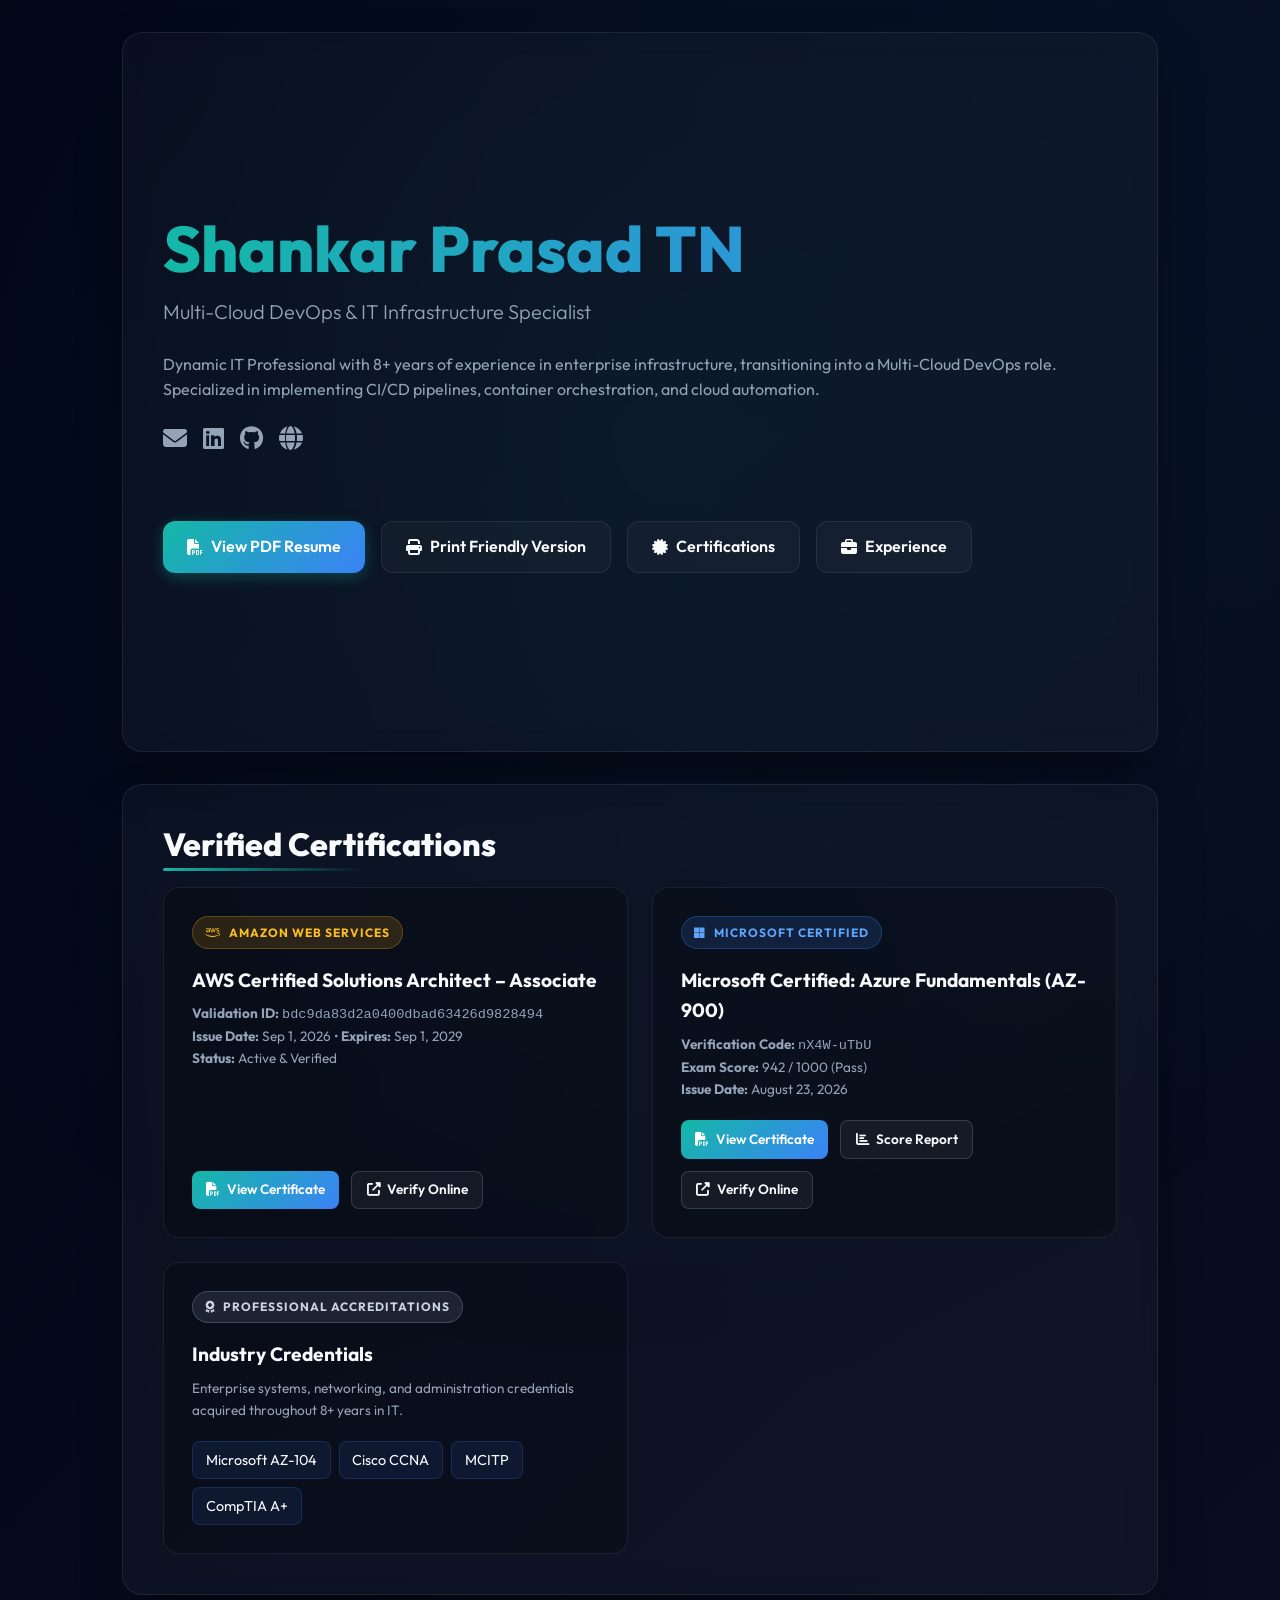
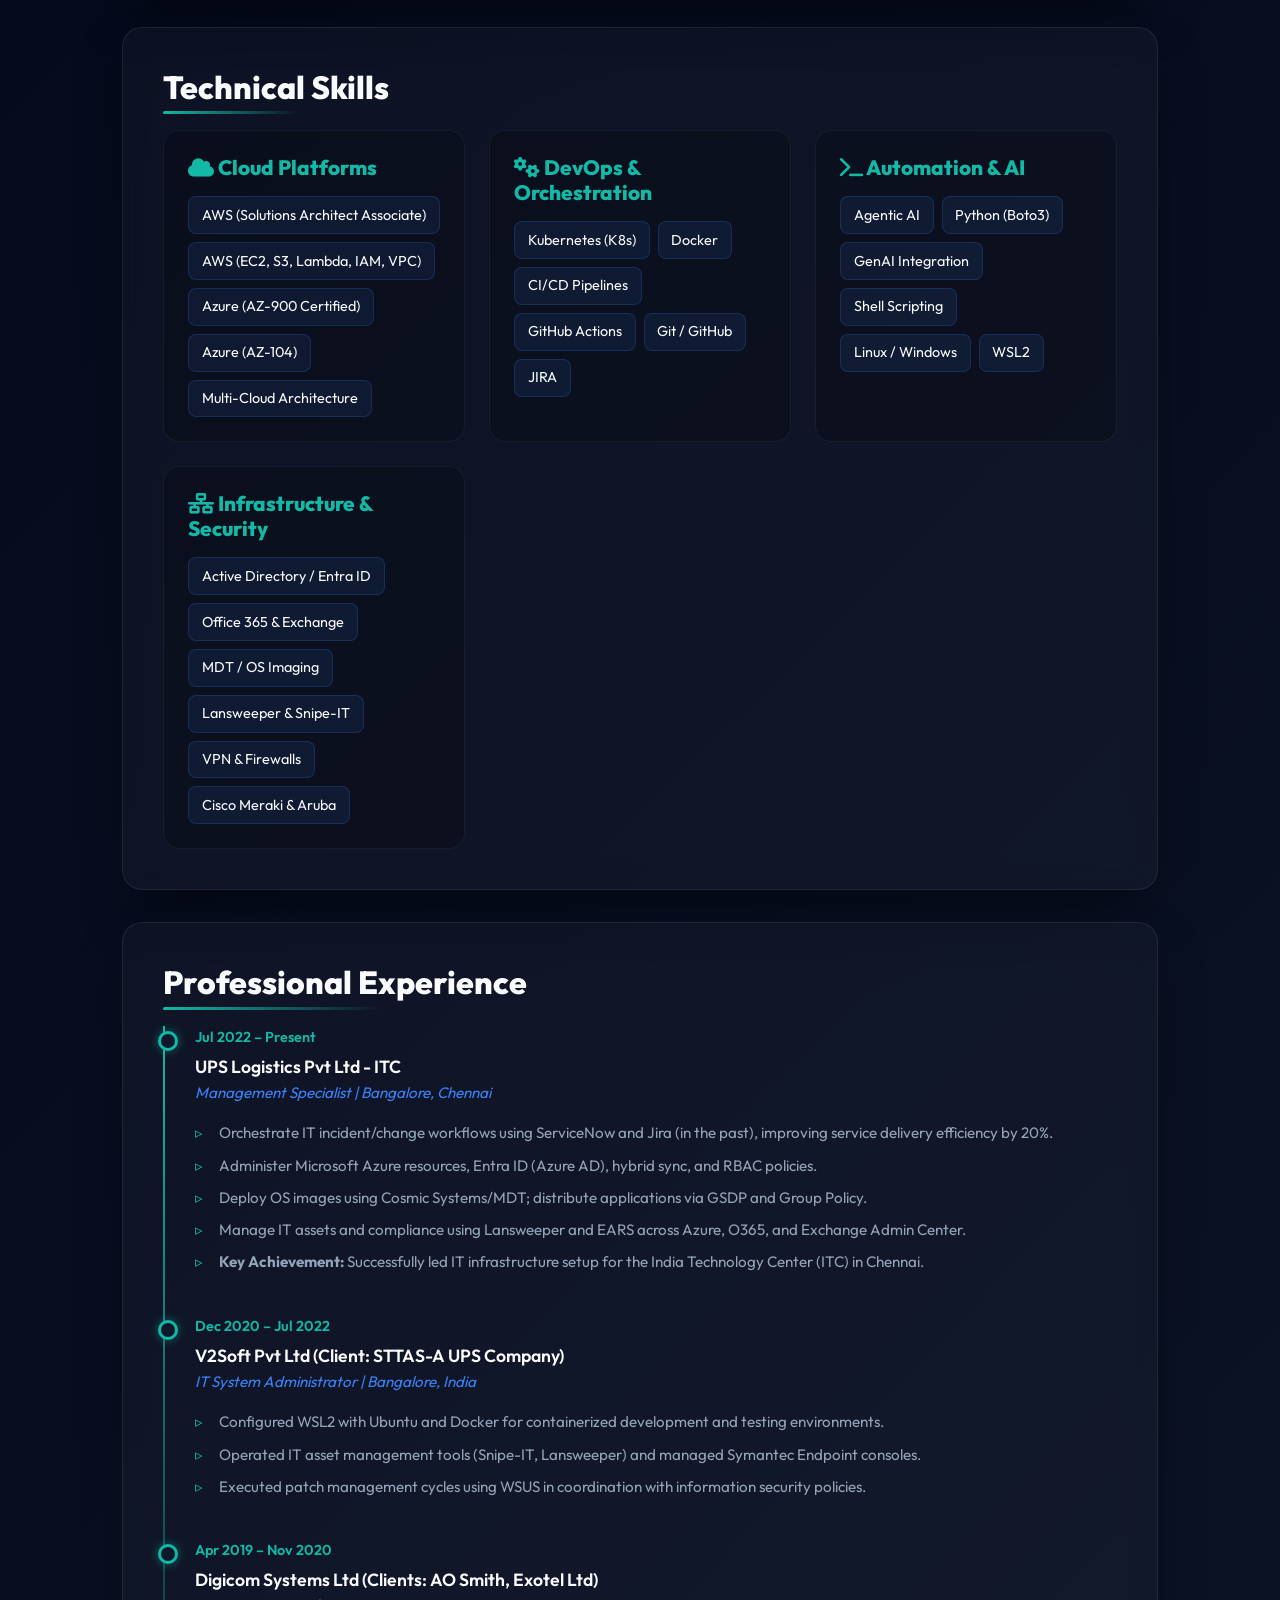
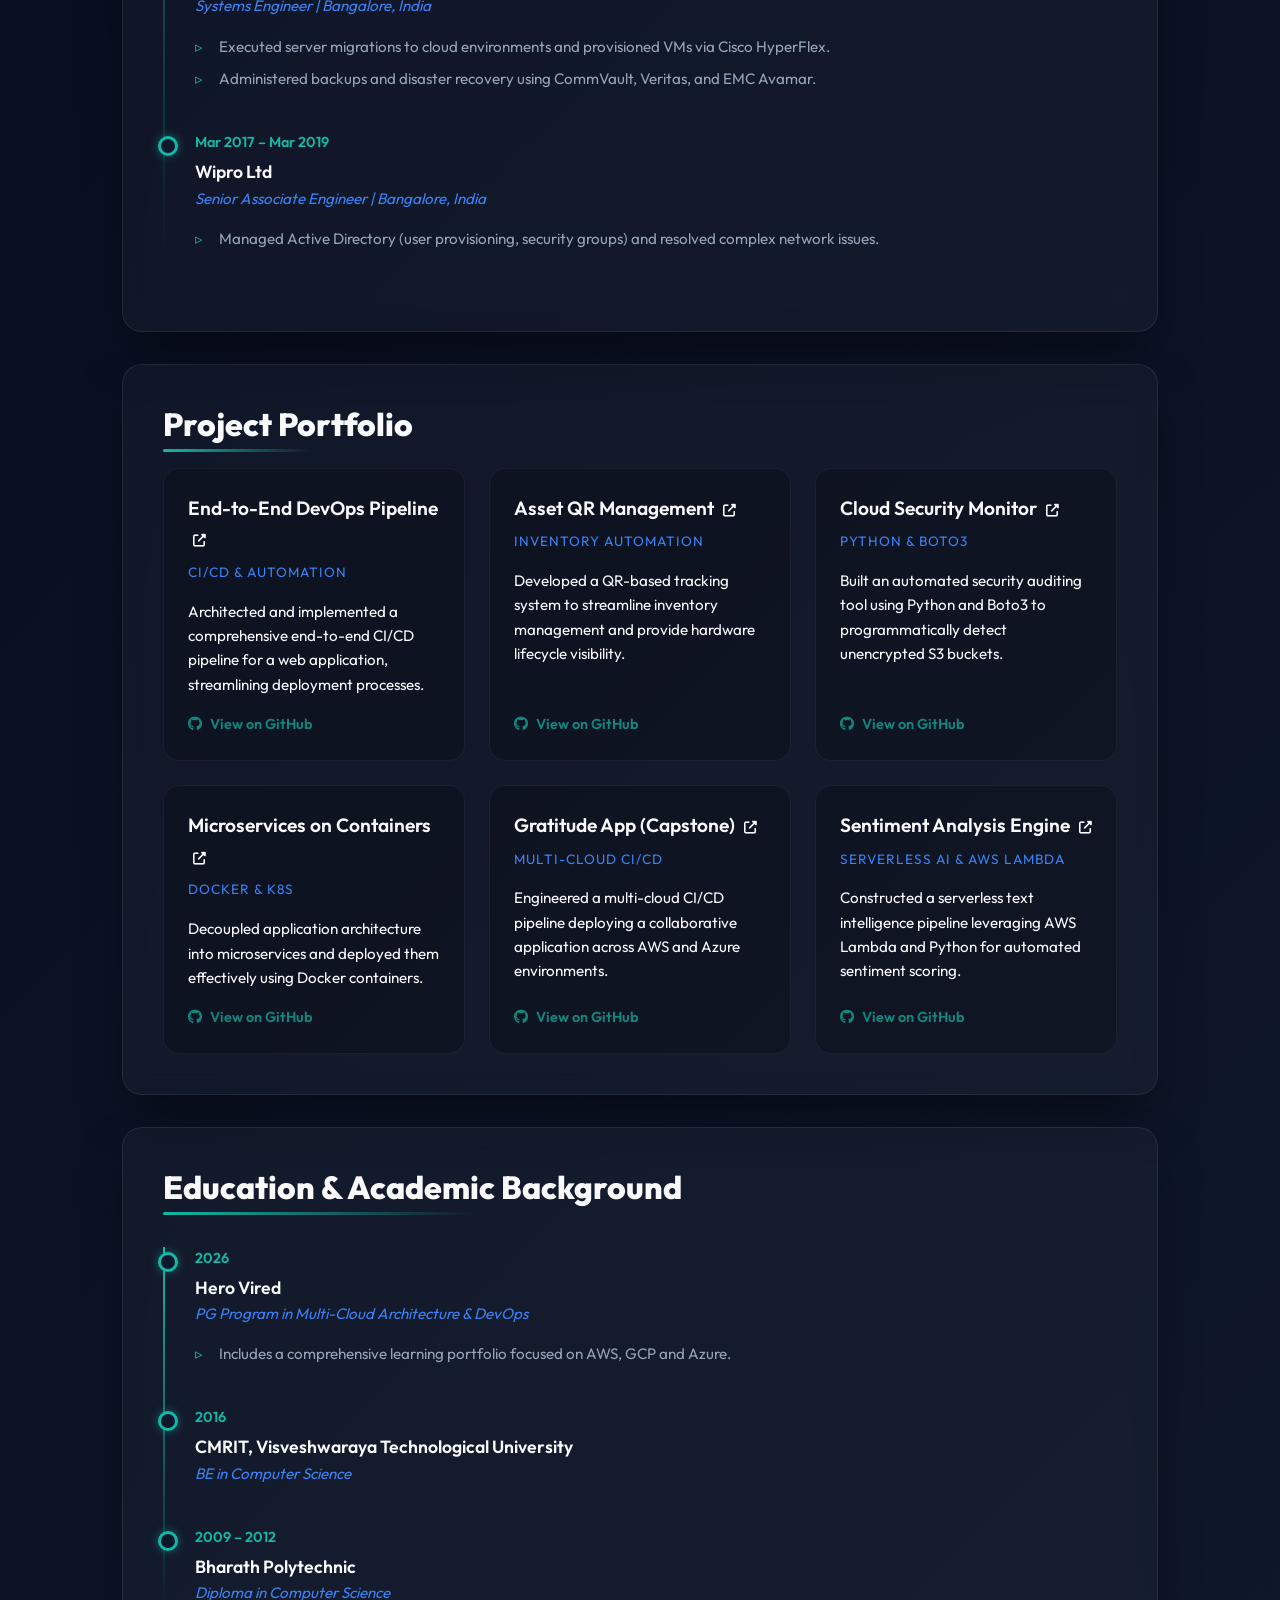
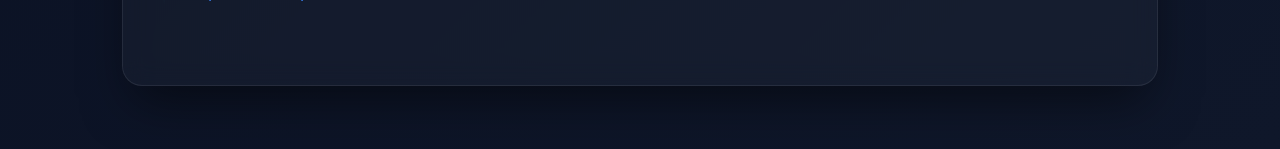
<file: index.html>
<!DOCTYPE html>
<html lang="en">
<head>
    <meta charset="UTF-8">
    <meta name="viewport" content="width=device-width, initial-scale=1.0">
    <title>Shankar Prasad TN - Multi-Cloud DevOps Professional</title>
    <meta name="description" content="Portfolio and Resume of Shankar Prasad TN, specialized in Multi-Cloud Architecture and DevOps.">
    <link rel="stylesheet" href="style.css">
    <link rel="stylesheet" href="https://cdnjs.cloudflare.com/ajax/libs/font-awesome/6.5.2/css/all.min.css">
</head>
<body>
    <div class="bg-glow"></div>

    <div class="container">
        <!-- Hero Section -->
        <header class="hero glass-card" id="home">
            <h1>Shankar Prasad TN</h1>
            <div class="subtitle">Multi-Cloud DevOps & IT Infrastructure Specialist</div>
            
            <p>Dynamic IT Professional with 8+ years of experience in enterprise infrastructure, transitioning into a Multi-Cloud DevOps role. Specialized in implementing CI/CD pipelines, container orchestration, and cloud automation.</p>
            
            <div class="social-links">
                <a href="mailto:shankarprasadtn@gmail.com" title="Email"><i class="fas fa-envelope"></i></a>
                <a href="https://linkedin.com/in/shankar-prasad-34853288" target="_blank" title="LinkedIn"><i class="fab fa-linkedin"></i></a>
                <a href="https://github.com/shankarprasadtn" target="_blank" title="GitHub"><i class="fab fa-github"></i></a>
                <a href="https://shankarprasadtn.xyz" target="_blank" title="Website"><i class="fas fa-globe"></i></a>
            </div>

            <div class="btn-group">
                <a href="shankar_prasad_resume.pdf" class="btn btn-primary" target="_blank"><i class="fas fa-file-pdf" style="margin-right: 8px;"></i> View PDF Resume</a>
                <a href="printable_resume.html" class="btn btn-secondary" target="_blank"><i class="fas fa-print" style="margin-right: 8px;"></i> Print Friendly Version</a>
                <a href="#certifications" class="btn btn-secondary"><i class="fas fa-certificate" style="margin-right: 8px;"></i> Certifications</a>
                <a href="#experience" class="btn btn-secondary"><i class="fas fa-briefcase" style="margin-right: 8px;"></i> Experience</a>
            </div>
        </header>

        <!-- Certifications Section -->
        <section id="certifications" class="glass-card">
            <h2>Verified Certifications</h2>
            <div class="cert-grid">
                
                <!-- AWS SAA -->
                <div class="cert-card">
                    <div>
                        <div class="cert-badge badge-aws">
                            <i class="fab fa-aws"></i> Amazon Web Services
                        </div>
                        <div class="cert-title">AWS Certified Solutions Architect – Associate</div>
                        <div class="cert-meta">
                            <div><strong>Validation ID:</strong> <code>bdc9da83d2a0400dbad63426d9828494</code></div>
                            <div><strong>Issue Date:</strong> Sep 1, 2026 &bull; <strong>Expires:</strong> Sep 1, 2029</div>
                            <div><strong>Status:</strong> Active &amp; Verified</div>
                        </div>
                    </div>
                    <div class="cert-actions">
                        <a href="AWS%20Certified%20Solutions%20Architect%20-%20Associate%20certificate.pdf" target="_blank" class="btn-sm btn-sm-primary">
                            <i class="fas fa-file-pdf"></i> View Certificate
                        </a>
                        <a href="https://aws.amazon.com/verification" target="_blank" class="btn-sm btn-sm-outline">
                            <i class="fas fa-external-link-alt"></i> Verify Online
                        </a>
                    </div>
                </div>

                <!-- Azure AZ-900 -->
                <div class="cert-card">
                    <div>
                        <div class="cert-badge badge-azure">
                            <i class="fab fa-microsoft"></i> Microsoft Certified
                        </div>
                        <div class="cert-title">Microsoft Certified: Azure Fundamentals (AZ-900)</div>
                        <div class="cert-meta">
                            <div><strong>Verification Code:</strong> <code>nX4W-uTbU</code></div>
                            <div><strong>Exam Score:</strong> 942 / 1000 (Pass)</div>
                            <div><strong>Issue Date:</strong> August 23, 2026</div>
                        </div>
                    </div>
                    <div class="cert-actions">
                        <a href="Azure%20Fundamentals.pdf" target="_blank" class="btn-sm btn-sm-primary">
                            <i class="fas fa-file-pdf"></i> View Certificate
                        </a>
                        <a href="AZ900%20Microsoft%20Azure%20Fundamentals.pdf" target="_blank" class="btn-sm btn-sm-outline">
                            <i class="fas fa-chart-bar"></i> Score Report
                        </a>
                        <a href="https://verify.certiport.com" target="_blank" class="btn-sm btn-sm-outline">
                            <i class="fas fa-external-link-alt"></i> Verify Online
                        </a>
                    </div>
                </div>

                <!-- Additional Credentials -->
                <div class="cert-card">
                    <div>
                        <div class="cert-badge" style="background: rgba(148, 163, 184, 0.15); color: #cbd5e1; border: 1px solid rgba(148, 163, 184, 0.3);">
                            <i class="fas fa-award"></i> Professional Accreditations
                        </div>
                        <div class="cert-title">Industry Credentials</div>
                        <div class="cert-meta">
                            Enterprise systems, networking, and administration credentials acquired throughout 8+ years in IT.
                        </div>
                        <div class="skill-list" style="margin-top: 0.5rem;">
                            <span class="skill-tag">Microsoft AZ-104</span>
                            <span class="skill-tag">Cisco CCNA</span>
                            <span class="skill-tag">MCITP</span>
                            <span class="skill-tag">CompTIA A+</span>
                        </div>
                    </div>
                </div>

            </div>
        </section>

        <!-- Skills Section -->
        <section id="skills" class="glass-card">
            <h2>Technical Skills</h2>
            <div class="skills-grid">
                
                <div class="skill-category">
                    <h3><i class="fas fa-cloud"></i> Cloud Platforms</h3>
                    <div class="skill-list">
                        <span class="skill-tag">AWS (Solutions Architect Associate)</span>
                        <span class="skill-tag">AWS (EC2, S3, Lambda, IAM, VPC)</span>
                        <span class="skill-tag">Azure (AZ-900 Certified)</span>
                        <span class="skill-tag">Azure (AZ-104)</span>
                        <span class="skill-tag">Multi-Cloud Architecture</span>
                    </div>
                </div>

                <div class="skill-category">
                    <h3><i class="fas fa-cogs"></i> DevOps & Orchestration</h3>
                    <div class="skill-list">
                        <span class="skill-tag">Kubernetes (K8s)</span>
                        <span class="skill-tag">Docker</span>
                        <span class="skill-tag">CI/CD Pipelines</span>
                        <span class="skill-tag">GitHub Actions</span>
                        <span class="skill-tag">Git / GitHub</span>
                        <span class="skill-tag">JIRA</span>
                    </div>
                </div>

                <div class="skill-category">
                    <h3><i class="fas fa-terminal"></i> Automation & AI</h3>
                    <div class="skill-list">
                        <span class="skill-tag">Agentic AI</span>
                        <span class="skill-tag">Python (Boto3)</span>
                        <span class="skill-tag">GenAI Integration</span>
                        <span class="skill-tag">Shell Scripting</span>
                        <span class="skill-tag">Linux / Windows</span>
                        <span class="skill-tag">WSL2</span>
                    </div>
                </div>

                <div class="skill-category">
                    <h3><i class="fas fa-network-wired"></i> Infrastructure & Security</h3>
                    <div class="skill-list">
                        <span class="skill-tag">Active Directory / Entra ID</span>
                        <span class="skill-tag">Office 365 & Exchange</span>
                        <span class="skill-tag">MDT / OS Imaging</span>
                        <span class="skill-tag">Lansweeper & Snipe-IT</span>
                        <span class="skill-tag">VPN & Firewalls</span>
                        <span class="skill-tag">Cisco Meraki & Aruba</span>
                    </div>
                </div>
            </div>
        </section>

        <!-- Experience Timeline -->
        <section id="experience" class="glass-card">
            <h2>Professional Experience</h2>
            <div class="timeline">
                
                <div class="timeline-item">
                    <div class="timeline-date">Jul 2022 – Present</div>
                    <div class="timeline-company">UPS Logistics Pvt Ltd - ITC</div>
                    <div class="timeline-role">Management Specialist | Bangalore, Chennai</div>
                    <ul>
                        <li>Orchestrate IT incident/change workflows using ServiceNow and Jira (in the past), improving service delivery efficiency by 20%.</li>
                        <li>Administer Microsoft Azure resources, Entra ID (Azure AD), hybrid sync, and RBAC policies.</li>
                        <li>Deploy OS images using Cosmic Systems/MDT; distribute applications via GSDP and Group Policy.</li>
                        <li>Manage IT assets and compliance using Lansweeper and EARS across Azure, O365, and Exchange Admin Center.</li>
                        <li><strong>Key Achievement:</strong> Successfully led IT infrastructure setup for the India Technology Center (ITC) in Chennai.</li>
                    </ul>
                </div>

                <div class="timeline-item">
                    <div class="timeline-date">Dec 2020 – Jul 2022</div>
                    <div class="timeline-company">V2Soft Pvt Ltd (Client: STTAS-A UPS Company)</div>
                    <div class="timeline-role">IT System Administrator | Bangalore, India</div>
                    <ul>
                        <li>Configured WSL2 with Ubuntu and Docker for containerized development and testing environments.</li>
                        <li>Operated IT asset management tools (Snipe-IT, Lansweeper) and managed Symantec Endpoint consoles.</li>
                        <li>Executed patch management cycles using WSUS in coordination with information security policies.</li>
                    </ul>
                </div>

                <div class="timeline-item">
                    <div class="timeline-date">Apr 2019 – Nov 2020</div>
                    <div class="timeline-company">Digicom Systems Ltd (Clients: AO Smith, Exotel Ltd)</div>
                    <div class="timeline-role">Systems Engineer | Bangalore, India</div>
                    <ul>
                        <li>Executed server migrations to cloud environments and provisioned VMs via Cisco HyperFlex.</li>
                        <li>Administered backups and disaster recovery using CommVault, Veritas, and EMC Avamar.</li>
                    </ul>
                </div>

                <div class="timeline-item">
                    <div class="timeline-date">Mar 2017 – Mar 2019</div>
                    <div class="timeline-company">Wipro Ltd</div>
                    <div class="timeline-role">Senior Associate Engineer | Bangalore, India</div>
                    <ul>
                        <li>Managed Active Directory (user provisioning, security groups) and resolved complex network issues.</li>
                    </ul>
                </div>

            </div>
        </section>

        <!-- Projects Section -->
        <section id="projects" class="glass-card">
            <h2>Project Portfolio</h2>
            <div class="projects-grid">
                
                <a href="https://github.com/shankarprasadtn/End-to-End-DevOps-Pipeline-for-a-Web-Application-with-CI-CD" target="_blank" class="project-link">
                    <div class="project-card">
                        <div class="project-title">End-to-End DevOps Pipeline <i class="fas fa-external-link-alt" style="font-size: 0.8rem; margin-left: 5px;"></i></div>
                        <div class="project-tech">CI/CD & Automation</div>
                        <div class="project-desc">Architected and implemented a comprehensive end-to-end CI/CD pipeline for a web application, streamlining deployment processes.</div>
                        <div class="project-footer"><i class="fab fa-github"></i> View on GitHub</div>
                    </div>
                </a>

                <a href="https://github.com/shankarprasadtn/asset_QR_V1.2.3_final" target="_blank" class="project-link">
                    <div class="project-card">
                        <div class="project-title">Asset QR Management <i class="fas fa-external-link-alt" style="font-size: 0.8rem; margin-left: 5px;"></i></div>
                        <div class="project-tech">Inventory Automation</div>
                        <div class="project-desc">Developed a QR-based tracking system to streamline inventory management and provide hardware lifecycle visibility.</div>
                        <div class="project-footer"><i class="fab fa-github"></i> View on GitHub</div>
                    </div>
                </a>

                <a href="https://github.com/shankarprasadtn/Monitor-Unencrypted-S3-Buckets-Using-AWS-Lambda-and-Boto3" target="_blank" class="project-link">
                    <div class="project-card">
                        <div class="project-title">Cloud Security Monitor <i class="fas fa-external-link-alt" style="font-size: 0.8rem; margin-left: 5px;"></i></div>
                        <div class="project-tech">Python & Boto3</div>
                        <div class="project-desc">Built an automated security auditing tool using Python and Boto3 to programmatically detect unencrypted S3 buckets.</div>
                        <div class="project-footer"><i class="fab fa-github"></i> View on GitHub</div>
                    </div>
                </a>

                <a href="https://github.com/shankarprasadtn/Microservices-on-Containerization" target="_blank" class="project-link">
                    <div class="project-card">
                        <div class="project-title">Microservices on Containers <i class="fas fa-external-link-alt" style="font-size: 0.8rem; margin-left: 5px;"></i></div>
                        <div class="project-tech">Docker & K8s</div>
                        <div class="project-desc">Decoupled application architecture into microservices and deployed them effectively using Docker containers.</div>
                        <div class="project-footer"><i class="fab fa-github"></i> View on GitHub</div>
                    </div>
                </a>

                <a href="https://github.com/shankarprasadtn/Capstone_GratitudeAPP" target="_blank" class="project-link">
                    <div class="project-card">
                        <div class="project-title">Gratitude App (Capstone) <i class="fas fa-external-link-alt" style="font-size: 0.8rem; margin-left: 5px;"></i></div>
                        <div class="project-tech">Multi-Cloud CI/CD</div>
                        <div class="project-desc">Engineered a multi-cloud CI/CD pipeline deploying a collaborative application across AWS and Azure environments.</div>
                        <div class="project-footer"><i class="fab fa-github"></i> View on GitHub</div>
                    </div>
                </a>

                <a href="https://github.com/shankarprasadtn/Sentiment-Analysis-Using-AWS-Lambda" target="_blank" class="project-link">
                    <div class="project-card">
                        <div class="project-title">Sentiment Analysis Engine <i class="fas fa-external-link-alt" style="font-size: 0.8rem; margin-left: 5px;"></i></div>
                        <div class="project-tech">Serverless AI & AWS Lambda</div>
                        <div class="project-desc">Constructed a serverless text intelligence pipeline leveraging AWS Lambda and Python for automated sentiment scoring.</div>
                        <div class="project-footer"><i class="fab fa-github"></i> View on GitHub</div>
                    </div>
                </a>

            </div>
        </section>

        <!-- Education & Academic Background -->
        <section id="education" class="glass-card">
            <h2>Education & Academic Background</h2>
            <div class="timeline" style="margin-top: 1rem;">
                <div class="timeline-item">
                    <div class="timeline-date">2026</div>
                    <div class="timeline-company">Hero Vired</div>
                    <div class="timeline-role">PG Program in Multi-Cloud Architecture & DevOps</div>
                    <ul>
                        <li>Includes a comprehensive learning portfolio focused on AWS, GCP and Azure.</li>
                    </ul>
                </div>
                <div class="timeline-item">
                    <div class="timeline-date">2016</div>
                    <div class="timeline-company">CMRIT, Visveshwaraya Technological University</div>
                    <div class="timeline-role">BE in Computer Science</div>
                </div>
                <div class="timeline-item">
                    <div class="timeline-date">2009 – 2012</div>
                    <div class="timeline-company">Bharath Polytechnic</div>
                    <div class="timeline-role">Diploma in Computer Science</div>
                </div>
            </div>
        </section>

    </div>
</body>
</html>
</file>
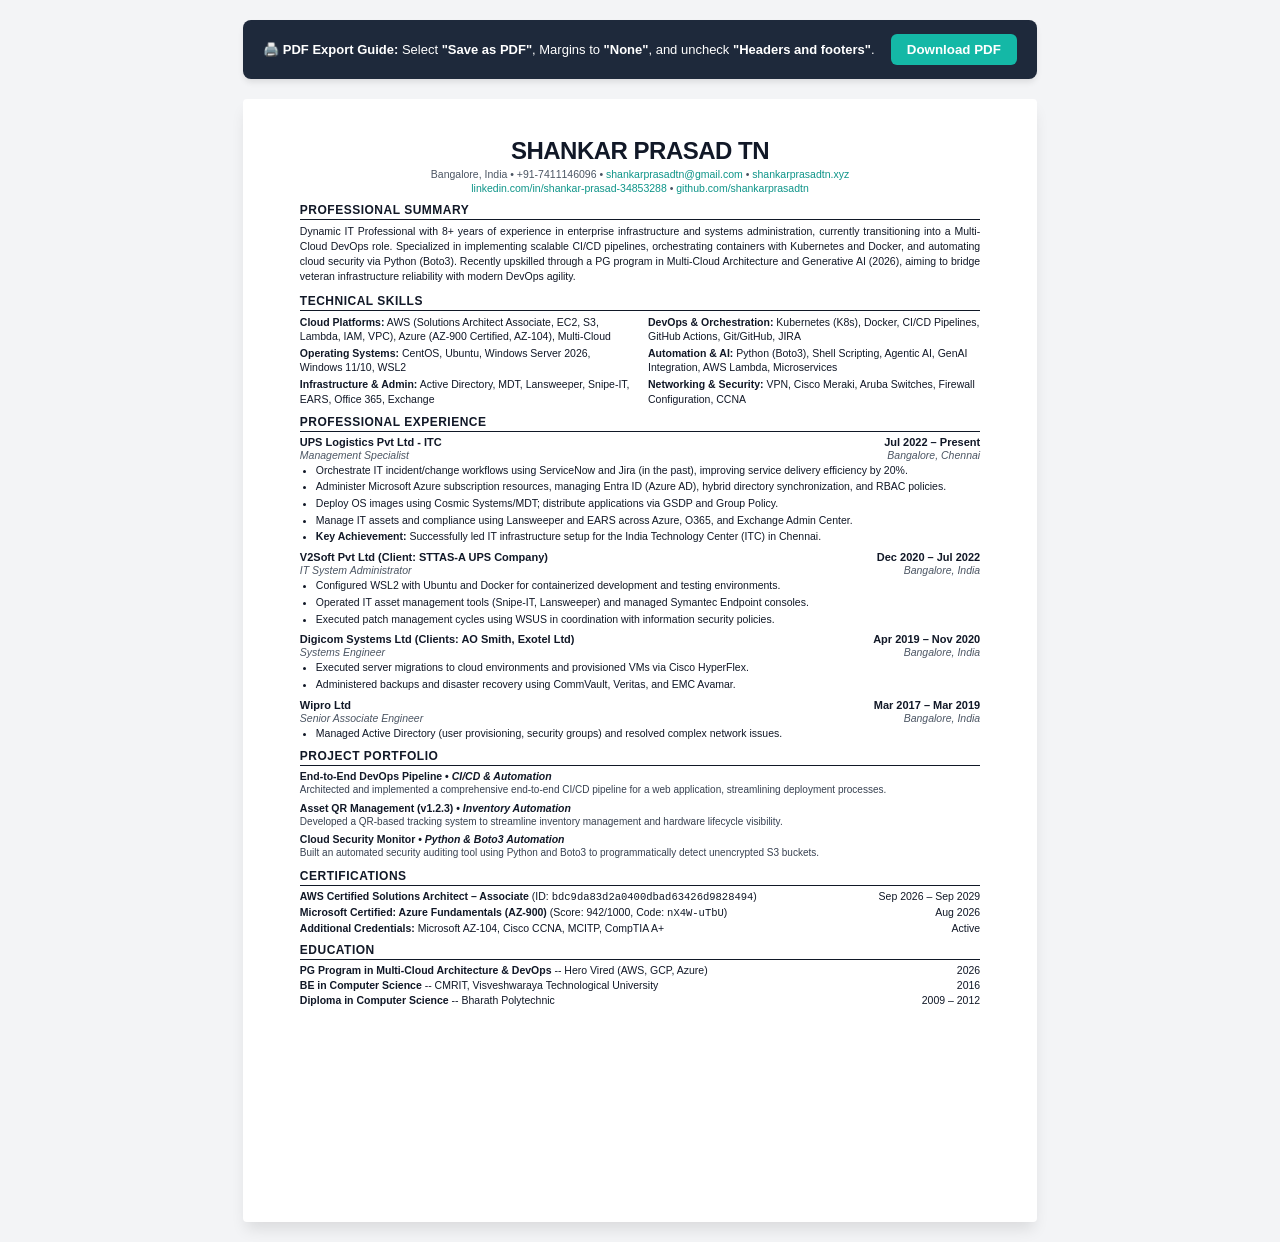
<file: printable_resume.html>
<!DOCTYPE html>
<html lang="en">
<head>
    <meta charset="UTF-8">
    <meta name="viewport" content="width=device-width, initial-scale=1.0">
    <title>Shankar Prasad TN - Professional Resume</title>
    <style>
        body {
            background-color: #f3f4f6;
            color: #111827;
            font-family: -apple-system, BlinkMacSystemFont, "Segoe UI", Roboto, Helvetica, Arial, sans-serif;
            margin: 0;
            padding: 20px;
            display: flex;
            flex-direction: column;
            align-items: center;
            -webkit-print-color-adjust: exact;
            print-color-adjust: exact;
        }

        .page {
            background-color: #ffffff;
            width: 210mm;
            min-height: 297mm;
            padding: 10mm 15mm;
            box-shadow: 0 10px 15px -3px rgba(0, 0, 0, 0.1);
            box-sizing: border-box;
            border-radius: 4px;
        }

        @media print {
            body { background-color: #ffffff; padding: 0; color: #000000; }
            .page { width: 100%; min-height: 100%; box-shadow: none; padding: 0; margin: 0; border: none; }
            .no-print { display: none !important; }
        }

        .print-banner {
            width: 210mm;
            background-color: #1e293b;
            color: #ffffff;
            padding: 14px 20px;
            border-radius: 8px;
            margin-bottom: 20px;
            box-sizing: border-box;
            display: flex;
            justify-content: space-between;
            align-items: center;
            font-size: 13px;
            line-height: 1.5;
            box-shadow: 0 4px 6px -1px rgba(0, 0, 0, 0.1);
        }

        .print-btn {
            background-color: #14b8a6;
            color: #ffffff;
            border: none;
            padding: 8px 16px;
            border-radius: 6px;
            font-weight: bold;
            cursor: pointer;
            transition: background-color 0.2s;
            margin-left: auto;
        }

        .print-btn:hover { background-color: #0d9488; }

        header { text-align: center; margin-bottom: 8px; }
        h1 { font-size: 24px; font-weight: 800; margin: 0 0 3px 0; letter-spacing: -0.5px; text-transform: uppercase; }
        .contact-info { font-size: 10.5px; color: #4b5563; margin-bottom: 2px; }
        .contact-info a { color: #0d9488; text-decoration: none; }
        .links-row { font-size: 10.5px; color: #4b5563; }
        .links-row a { color: #0d9488; text-decoration: none; }

        section { margin-bottom: 9px; }
        h2 { font-size: 12px; font-weight: 700; text-transform: uppercase; border-bottom: 1.5px solid #111827; padding-bottom: 2px; margin: 9px 0 4px 0; letter-spacing: 0.5px; }
        .summary-text { font-size: 10.5px; line-height: 1.45; margin: 0; text-align: justify; }

        .skills-grid { display: grid; grid-template-columns: repeat(2, 1fr); gap: 3px 16px; font-size: 10.5px; line-height: 1.35; }
        .skill-item strong { font-weight: 600; }

        .exp-item { margin-bottom: 7px; }
        .exp-header { display: flex; justify-content: space-between; font-size: 11px; font-weight: 700; margin-bottom: 1px; }
        .exp-subheader { display: flex; justify-content: space-between; font-size: 10.5px; font-style: italic; color: #4b5563; margin-bottom: 2px; }
        ul { margin: 0; padding-left: 16px; }
        li { font-size: 10.5px; line-height: 1.4; margin-bottom: 2px; text-align: justify; }
        .key-achievement { font-weight: 600; }

        .proj-item { margin-bottom: 5px; }
        .proj-header { font-size: 10.5px; font-weight: 700; margin-bottom: 1px; }
        .proj-desc { font-size: 10px; line-height: 1.35; margin: 0; color: #374151; }

        .item-row { display: flex; justify-content: space-between; font-size: 10.5px; margin-bottom: 3px; }
        .item-row strong { font-weight: 600; }
    </style>
</head>
<body>

    <div class="print-banner no-print">
        <div>
            <strong>🖨️ PDF Export Guide:</strong> Select <strong>"Save as PDF"</strong>, Margins to <strong>"None"</strong>, and uncheck <strong>"Headers and footers"</strong>.
        </div>
        <button class="print-btn" onclick="window.print()">Download PDF</button>
    </div>

    <div class="page">
        <header>
            <h1>SHANKAR PRASAD TN</h1>
            <div class="contact-info">
                Bangalore, India &bull; +91-7411146096 &bull; <a href="mailto:shankarprasadtn@gmail.com">shankarprasadtn@gmail.com</a> &bull; <a href="https://shankarprasadtn.xyz" target="_blank">shankarprasadtn.xyz</a>
            </div>
            <div class="links-row">
                <a href="https://linkedin.com/in/shankar-prasad-34853288" target="_blank">linkedin.com/in/shankar-prasad-34853288</a> &bull; <a href="https://github.com/shankarprasadtn" target="_blank">github.com/shankarprasadtn</a>
            </div>
        </header>

        <section>
            <h2>Professional Summary</h2>
            <p class="summary-text">
                Dynamic IT Professional with 8+ years of experience in enterprise infrastructure and systems administration, currently transitioning into a Multi-Cloud DevOps role. Specialized in implementing scalable CI/CD pipelines, orchestrating containers with Kubernetes and Docker, and automating cloud security via Python (Boto3). Recently upskilled through a PG program in Multi-Cloud Architecture and Generative AI (2026), aiming to bridge veteran infrastructure reliability with modern DevOps agility.
            </p>
        </section>

        <section>
            <h2>Technical Skills</h2>
            <div class="skills-grid">
                <div class="skill-item"><strong>Cloud Platforms:</strong> AWS (Solutions Architect Associate, EC2, S3, Lambda, IAM, VPC), Azure (AZ-900 Certified, AZ-104), Multi-Cloud</div>
                <div class="skill-item"><strong>DevOps & Orchestration:</strong> Kubernetes (K8s), Docker, CI/CD Pipelines, GitHub Actions, Git/GitHub, JIRA</div>
                <div class="skill-item"><strong>Operating Systems:</strong> CentOS, Ubuntu, Windows Server 2026, Windows 11/10, WSL2</div>
                <div class="skill-item"><strong>Automation & AI:</strong> Python (Boto3), Shell Scripting, Agentic AI, GenAI Integration, AWS Lambda, Microservices</div>
                <div class="skill-item"><strong>Infrastructure & Admin:</strong> Active Directory, MDT, Lansweeper, Snipe-IT, EARS, Office 365, Exchange</div>
                <div class="skill-item"><strong>Networking & Security:</strong> VPN, Cisco Meraki, Aruba Switches, Firewall Configuration, CCNA</div>
            </div>
        </section>

        <section>
            <h2>Professional Experience</h2>

            <div class="exp-item">
                <div class="exp-header">
                    <span>UPS Logistics Pvt Ltd - ITC</span>
                    <span>Jul 2022 – Present</span>
                </div>
                <div class="exp-subheader">
                    <span>Management Specialist</span>
                    <span>Bangalore, Chennai</span>
                </div>
                <ul>
                    <li>Orchestrate IT incident/change workflows using ServiceNow and Jira (in the past), improving service delivery efficiency by 20%.</li>
                    <li>Administer Microsoft Azure subscription resources, managing Entra ID (Azure AD), hybrid directory synchronization, and RBAC policies.</li>
                    <li>Deploy OS images using Cosmic Systems/MDT; distribute applications via GSDP and Group Policy.</li>
                    <li>Manage IT assets and compliance using Lansweeper and EARS across Azure, O365, and Exchange Admin Center.</li>
                    <li><span class="key-achievement">Key Achievement:</span> Successfully led IT infrastructure setup for the India Technology Center (ITC) in Chennai.</li>
                </ul>
            </div>

            <div class="exp-item">
                <div class="exp-header">
                    <span>V2Soft Pvt Ltd (Client: STTAS-A UPS Company)</span>
                    <span>Dec 2020 – Jul 2022</span>
                </div>
                <div class="exp-subheader">
                    <span>IT System Administrator</span>
                    <span>Bangalore, India</span>
                </div>
                <ul>
                    <li>Configured WSL2 with Ubuntu and Docker for containerized development and testing environments.</li>
                    <li>Operated IT asset management tools (Snipe-IT, Lansweeper) and managed Symantec Endpoint consoles.</li>
                    <li>Executed patch management cycles using WSUS in coordination with information security policies.</li>
                </ul>
            </div>

            <div class="exp-item">
                <div class="exp-header">
                    <span>Digicom Systems Ltd (Clients: AO Smith, Exotel Ltd)</span>
                    <span>Apr 2019 – Nov 2020</span>
                </div>
                <div class="exp-subheader">
                    <span>Systems Engineer</span>
                    <span>Bangalore, India</span>
                </div>
                <ul>
                    <li>Executed server migrations to cloud environments and provisioned VMs via Cisco HyperFlex.</li>
                    <li>Administered backups and disaster recovery using CommVault, Veritas, and EMC Avamar.</li>
                </ul>
            </div>

            <div class="exp-item">
                <div class="exp-header">
                    <span>Wipro Ltd</span>
                    <span>Mar 2017 – Mar 2019</span>
                </div>
                <div class="exp-subheader">
                    <span>Senior Associate Engineer</span>
                    <span>Bangalore, India</span>
                </div>
                <ul>
                    <li>Managed Active Directory (user provisioning, security groups) and resolved complex network issues.</li>
                </ul>
            </div>
        </section>

        <section>
            <h2>Project Portfolio</h2>
            
            <div class="proj-item">
                <div class="proj-header">End-to-End DevOps Pipeline &bull; <em>CI/CD & Automation</em></div>
                <p class="proj-desc">Architected and implemented a comprehensive end-to-end CI/CD pipeline for a web application, streamlining deployment processes.</p>
            </div>

            <div class="proj-item">
                <div class="proj-header">Asset QR Management (v1.2.3) &bull; <em>Inventory Automation</em></div>
                <p class="proj-desc">Developed a QR-based tracking system to streamline inventory management and hardware lifecycle visibility.</p>
            </div>

            <div class="proj-item">
                <div class="proj-header">Cloud Security Monitor &bull; <em>Python & Boto3 Automation</em></div>
                <p class="proj-desc">Built an automated security auditing tool using Python and Boto3 to programmatically detect unencrypted S3 buckets.</p>
            </div>
        </section>

        <section>
            <h2>Certifications</h2>
            
            <div class="item-row">
                <span><strong>AWS Certified Solutions Architect – Associate</strong> (ID: <code>bdc9da83d2a0400dbad63426d9828494</code>)</span>
                <span>Sep 2026 – Sep 2029</span>
            </div>
            <div class="item-row">
                <span><strong>Microsoft Certified: Azure Fundamentals (AZ-900)</strong> (Score: 942/1000, Code: <code>nX4W-uTbU</code>)</span>
                <span>Aug 2026</span>
            </div>
            <div class="item-row">
                <span><strong>Additional Credentials:</strong> Microsoft AZ-104, Cisco CCNA, MCITP, CompTIA A+</span>
                <span>Active</span>
            </div>
        </section>

        <section>
            <h2>Education</h2>
            
            <div class="item-row">
                <span><strong>PG Program in Multi-Cloud Architecture & DevOps</strong> -- Hero Vired (AWS, GCP, Azure)</span>
                <span>2026</span>
            </div>
            <div class="item-row">
                <span><strong>BE in Computer Science</strong> -- CMRIT, Visveshwaraya Technological University</span>
                <span>2016</span>
            </div>
            <div class="item-row">
                <span><strong>Diploma in Computer Science</strong> -- Bharath Polytechnic</span>
                <span>2009 – 2012</span>
            </div>
        </section>

    </div>
</body>
</html>
</file>
<file: style.css>
@import url('https://fonts.googleapis.com/css2?family=Outfit:wght@300;400;600;800&display=swap');

:root {
    --bg-dark: #0f172a;
    --bg-darker: #020617;
    --accent-primary: #14b8a6;
    --accent-secondary: #3b82f6;
    --text-main: #f8fafc;
    --text-muted: #94a3b8;
    --glass-bg: rgba(255, 255, 255, 0.03);
    --glass-border: rgba(255, 255, 255, 0.08);
}

* {
    margin: 0;
    padding: 0;
    box-sizing: border-box;
}

body {
    font-family: 'Outfit', sans-serif;
    background: linear-gradient(135deg, var(--bg-darker) 0%, var(--bg-dark) 100%);
    color: var(--text-main);
    line-height: 1.6;
    min-height: 100vh;
    overflow-x: hidden;
}

/* Background animated glow */
.bg-glow {
    position: fixed;
    top: -50%;
    left: -50%;
    width: 200%;
    height: 200%;
    background: radial-gradient(circle at 50% 50%, rgba(20, 184, 166, 0.05), transparent 60%),
                radial-gradient(circle at 80% 20%, rgba(59, 130, 246, 0.05), transparent 50%);
    z-index: -1;
    pointer-events: none;
    animation: pulseGlow 15s ease-in-out infinite alternate;
}

@keyframes pulseGlow {
    0% { transform: scale(1); }
    100% { transform: scale(1.1); }
}

.container {
    max-width: 1100px;
    margin: 0 auto;
    padding: 2rem;
}

/* Glassmorphism Cards */
.glass-card {
    background: var(--glass-bg);
    backdrop-filter: blur(12px);
    -webkit-backdrop-filter: blur(12px);
    border: 1px solid var(--glass-border);
    border-radius: 20px;
    padding: 2.5rem;
    margin-bottom: 2rem;
    box-shadow: 0 25px 50px -12px rgba(0, 0, 0, 0.5);
    transition: transform 0.3s ease, box-shadow 0.3s ease;
}

.glass-card:hover {
    transform: translateY(-5px);
    box-shadow: 0 30px 60px -12px rgba(0, 0, 0, 0.6);
    border-color: rgba(255, 255, 255, 0.15);
}

/* Typography */
h1, h2, h3 {
    font-weight: 800;
    line-height: 1.2;
}

h1 {
    font-size: 4rem;
    background: linear-gradient(to right, var(--accent-primary), var(--accent-secondary));
    -webkit-background-clip: text;
    -webkit-text-fill-color: transparent;
    margin-bottom: 0.5rem;
}

h2 {
    font-size: 2rem;
    margin-bottom: 1.5rem;
    display: inline-block;
    position: relative;
}

h2::after {
    content: '';
    position: absolute;
    bottom: -8px;
    left: 0;
    width: 60%;
    height: 3px;
    background: linear-gradient(to right, var(--accent-primary), transparent);
    border-radius: 2px;
}

h3 {
    font-size: 1.3rem;
    color: var(--text-main);
    margin-bottom: 0.25rem;
}

.subtitle {
    font-size: 1.25rem;
    color: var(--text-muted);
    font-weight: 300;
    margin-bottom: 1.5rem;
}

p {
    color: var(--text-muted);
    margin-bottom: 1rem;
}

/* Buttons and Links */
.btn-group {
    display: flex;
    gap: 1rem;
    margin-top: 2rem;
}

.btn {
    display: inline-flex;
    align-items: center;
    padding: 0.75rem 1.5rem;
    border-radius: 12px;
    font-weight: 600;
    text-decoration: none;
    transition: all 0.3s ease;
    cursor: pointer;
}

.btn-primary {
    background: linear-gradient(135deg, var(--accent-primary), var(--accent-secondary));
    color: white;
    border: none;
    box-shadow: 0 4px 15px rgba(20, 184, 166, 0.3);
}

.btn-primary:hover {
    box-shadow: 0 8px 25px rgba(20, 184, 166, 0.5);
    transform: translateY(-2px);
}

.btn-secondary {
    background: var(--glass-bg);
    color: var(--text-main);
    border: 1px solid var(--glass-border);
}

.btn-secondary:hover {
    background: rgba(255, 255, 255, 0.08);
    transform: translateY(-2px);
}

/* Social Links */
.social-links {
    display: flex;
    gap: 1rem;
    margin-bottom: 2rem;
}

.social-links a {
    color: var(--text-muted);
    font-size: 1.5rem;
    transition: color 0.3s ease;
    text-decoration: none;
}

.social-links a:hover {
    color: var(--accent-primary);
}

/* Header Section */
.hero {
    display: flex;
    flex-direction: column;
    justify-content: center;
    min-height: 80vh;
}

/* Skills Grid */
.skills-grid {
    display: grid;
    grid-template-columns: repeat(auto-fill, minmax(300px, 1fr));
    gap: 1.5rem;
}

.skill-category {
    background: rgba(0, 0, 0, 0.2);
    padding: 1.5rem;
    border-radius: 16px;
    border: 1px solid rgba(255,255,255,0.05);
}

.skill-category h3 {
    margin-bottom: 1rem;
    color: var(--accent-primary);
}

.skill-list {
    display: flex;
    flex-wrap: wrap;
    gap: 0.5rem;
}

.skill-tag {
    background: rgba(59, 130, 246, 0.1);
    color: var(--text-main);
    padding: 0.4rem 0.8rem;
    border-radius: 8px;
    font-size: 0.9rem;
    border: 1px solid rgba(59, 130, 246, 0.2);
    transition: all 0.3s ease;
}

.skill-tag:hover {
    background: rgba(59, 130, 246, 0.3);
    transform: translateY(-2px);
}

/* Timeline */
.timeline {
    position: relative;
    padding-left: 2rem;
}

.timeline::before {
    content: '';
    position: absolute;
    left: 0;
    top: 0;
    bottom: 0;
    width: 2px;
    background: linear-gradient(to bottom, var(--accent-primary), transparent);
}

.timeline-item {
    position: relative;
    margin-bottom: 2.5rem;
}

.timeline-item::before {
    content: '';
    position: absolute;
    left: -37px;
    top: 5px;
    width: 14px;
    height: 14px;
    border-radius: 50%;
    background: var(--bg-dark);
    border: 3px solid var(--accent-primary);
    box-shadow: 0 0 10px rgba(20, 184, 166, 0.5);
}

.timeline-date {
    font-size: 0.9rem;
    color: var(--accent-primary);
    font-weight: 600;
    margin-bottom: 0.25rem;
}

.timeline-company {
    color: var(--text-main);
    font-weight: 600;
    font-size: 1.1rem;
}

.timeline-role {
    color: var(--accent-secondary);
    font-size: 0.95rem;
    margin-bottom: 1rem;
    font-style: italic;
}

.timeline-item ul {
    list-style-type: none;
    color: var(--text-muted);
}

.timeline-item ul li {
    position: relative;
    padding-left: 1.5rem;
    margin-bottom: 0.5rem;
    font-size: 0.95rem;
}

.timeline-item ul li::before {
    content: '▹';
    position: absolute;
    left: 0;
    color: var(--accent-primary);
}

/* Projects Grid */
.projects-grid {
    display: grid;
    grid-template-columns: repeat(auto-fill, minmax(300px, 1fr));
    gap: 1.5rem;
}

.project-link {
    text-decoration: none;
    color: inherit;
    display: block;
    height: 100%;
}

.project-card {
    background: rgba(0, 0, 0, 0.2);
    padding: 1.5rem;
    border-radius: 16px;
    border: 1px solid rgba(255,255,255,0.05);
    transition: all 0.4s cubic-bezier(0.175, 0.885, 0.32, 1.275);
    height: 100%;
    display: flex;
    flex-direction: column;
}

.project-card:hover {
    transform: translateY(-8px) scale(1.02);
    border-color: var(--accent-primary);
    background: rgba(0, 0, 0, 0.5);
    box-shadow: 0 15px 35px -10px rgba(20, 184, 166, 0.5), 0 0 20px rgba(20, 184, 166, 0.2) inset;
}

.project-title {
    color: var(--text-main);
    font-size: 1.2rem;
    font-weight: 600;
    margin-bottom: 0.5rem;
}

.project-tech {
    color: var(--accent-secondary);
    font-size: 0.85rem;
    margin-bottom: 1rem;
    text-transform: uppercase;
    letter-spacing: 1px;
}

.project-desc {
    font-size: 0.95rem;
    flex-grow: 1;
}

.project-footer {
    margin-top: auto;
    padding-top: 1rem;
    font-size: 0.9rem;
    color: var(--accent-primary);
    font-weight: 600;
    display: flex;
    align-items: center;
    gap: 0.5rem;
    opacity: 0.7;
    transition: opacity 0.3s ease;
}

.project-card:hover .project-footer {
    opacity: 1;
    text-shadow: 0 0 8px rgba(20, 184, 166, 0.4);
}

/* Certificate Cards */
.cert-grid {
    display: grid;
    grid-template-columns: repeat(auto-fill, minmax(320px, 1fr));
    gap: 1.5rem;
}

.cert-card {
    background: rgba(0, 0, 0, 0.25);
    padding: 1.75rem;
    border-radius: 16px;
    border: 1px solid rgba(255, 255, 255, 0.08);
    transition: all 0.3s ease;
    display: flex;
    flex-direction: column;
    justify-content: space-between;
}

.cert-card:hover {
    transform: translateY(-5px);
    border-color: var(--accent-primary);
    box-shadow: 0 12px 30px -10px rgba(20, 184, 166, 0.3);
}

.cert-badge {
    display: inline-flex;
    align-items: center;
    gap: 0.5rem;
    font-size: 0.75rem;
    font-weight: 700;
    text-transform: uppercase;
    letter-spacing: 1px;
    padding: 0.35rem 0.75rem;
    border-radius: 9999px;
    margin-bottom: 1rem;
    width: fit-content;
}

.badge-aws {
    background: rgba(245, 158, 11, 0.15);
    color: #fbbf24;
    border: 1px solid rgba(245, 158, 11, 0.3);
}

.badge-azure {
    background: rgba(59, 130, 246, 0.15);
    color: #60a5fa;
    border: 1px solid rgba(59, 130, 246, 0.3);
}

.cert-title {
    font-size: 1.2rem;
    font-weight: 700;
    color: var(--text-main);
    margin-bottom: 0.5rem;
}

.cert-meta {
    font-size: 0.85rem;
    color: var(--text-muted);
    margin-bottom: 1.25rem;
    line-height: 1.6;
}

.cert-actions {
    display: flex;
    gap: 0.75rem;
    flex-wrap: wrap;
    margin-top: auto;
}

.btn-sm {
    padding: 0.45rem 0.9rem;
    font-size: 0.85rem;
    border-radius: 8px;
    text-decoration: none;
    font-weight: 600;
    display: inline-flex;
    align-items: center;
    gap: 0.4rem;
    transition: all 0.2s ease;
}

.btn-sm-primary {
    background: linear-gradient(135deg, var(--accent-primary), var(--accent-secondary));
    color: white;
}

.btn-sm-primary:hover {
    transform: translateY(-2px);
    box-shadow: 0 4px 12px rgba(20, 184, 166, 0.4);
}

.btn-sm-outline {
    background: rgba(255, 255, 255, 0.05);
    color: var(--text-main);
    border: 1px solid rgba(255, 255, 255, 0.15);
}

.btn-sm-outline:hover {
    background: rgba(255, 255, 255, 0.1);
    transform: translateY(-2px);
}

/* Responsive */
@media (max-width: 768px) {
    h1 {
        font-size: 2.5rem;
    }
    
    .container {
        padding: 1rem;
    }
    
    .glass-card {
        padding: 1.5rem;
    }
    
    .btn-group {
        flex-direction: column;
    }
}
</file>
